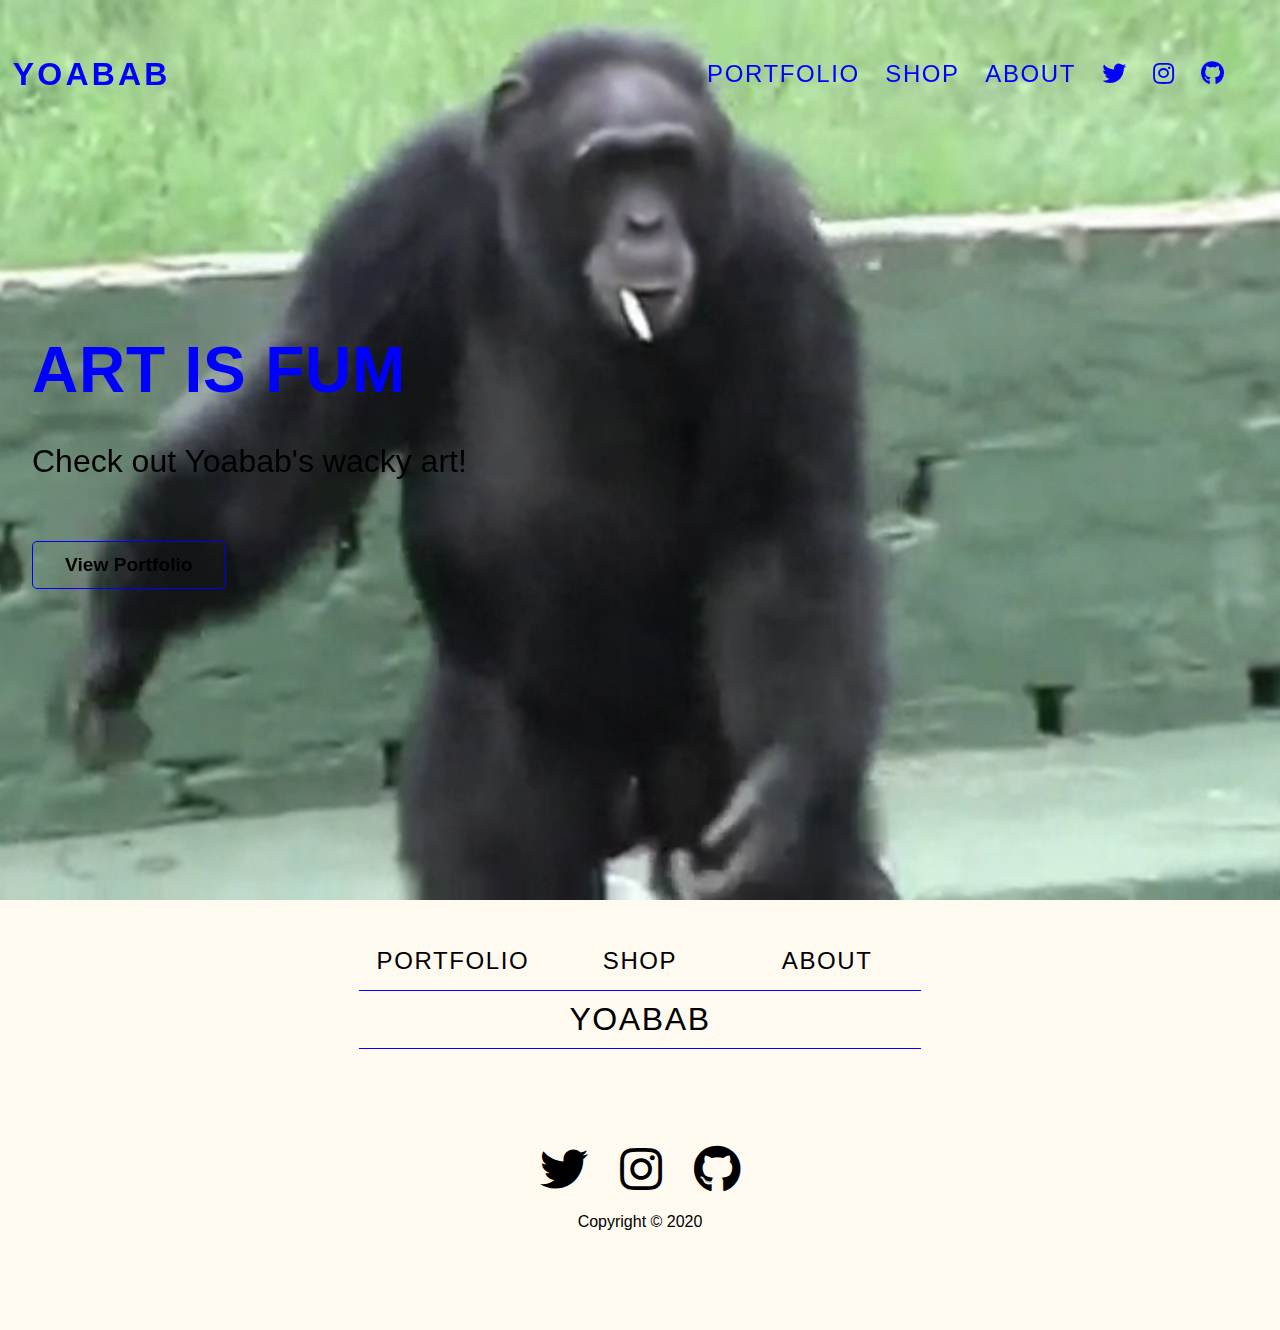
<file: index.html>
<!DOCTYPE html>
<html lang="en">
<head>
    <meta charset="UTF-8">
    <meta name="viewport" content="width=device-width, initial-scale=1.0">
    <link rel="stylesheet" href="css/styles.css">
    <link rel="stylesheet" href="css/glightbox.min.css">
    <link rel="stylesheet" href="css/all.min.css">
    <title>Yoabab Homepage</title>
</head>
<body class="hero-body">
    <header class="hero-box">
        <section class="hero-image-box">
<video src="video/chimpsmoke.webm" class="hero-video" autoplay muted loop>
        </section>

<nav class="nav-bar hero-nav">
    <h1 class="logo"><a href="index.html">Yoabab</a></h1>
    <ul class="nav-menu">
    <li class="nav-item"><a href="portfolio.html">Portfolio</a></li>
    <li class="nav-item"><a href="shop.html">Shop</a></li>
    <li class="nav-item"><a href="about">About</a></li>
    <li class="nav-item social-nav-item"><a href="https://twitter.com/abbadi_yousef" aria-label="Link to twitter"><i class="fab fa-twitter" aria-hidden="true"></i></a></li>
    <li class="nav-item social-nav-item"><a href="https://www.instagram.com/yoabab/" aria-label="Link to instagram"><i class="fab fa-instagram" aria-hidden="true"></i></a></li>
    <li class="nav-item social-nav-item"><a href="https://github.com/Yoabab-jpeg" aria-label="Link to github"><i class="fab fa-github" aria-hidden="true"></i></a></li>
    <li class="nav-item social-nav-item"><a href="https://yoabab.newgrounds.com/" aria-label="Link to newgrounds"><i class="fab fa-newgrounds" aria-hidden="true"></i></a></li>
</ul>

</nav>
<section class="hero-text-box">
    <h1 class="hero-heading">ART IS FUM</h1>
    <p class="hero-text">Check out Yoabab's wacky art!</p>
    <p><button class="hero-button">View Portfolio</button></p>
</section>

    </header>
    <footer>
        <nav class="nav-bar footer-nav">
            
            <ul class="nav-menu">
            <li class="nav-item"><a href="portfolio.html">Portfolio</a></li>
            <li class="nav-item"><a href="shop.html">Shop</a></li>
            <li class="nav-item"><a href="about">About</a></li>
            <li class="nav-item logo footer-logo"><a href="index.html">Yoabab</a></li>
            </ul>
            </nav>
            <section class="footer-social">
            <a href="https://twitter.com/abbadi_yousef" aria-label="Link to Twitter"><i class="fab fa-twitter fa-3x" aria-hidden="true"></i></a>
           <a href="https://www.instagram.com/yoabab/" aria-label="Link to Instagram"><i class="fab fa-instagram fa-3x" aria-hidden="true"></i></a>
            <a href="https://github.com/Yoabab-jpeg" aria-label="Link to Github"><i class="fab fa-github fa-3x" aria-hidden="true"></i></a>
            </section>
    <p class="footer-copyright">Copyright &copy; 2020</p>

    </footer>
</body>
</html>
</file>
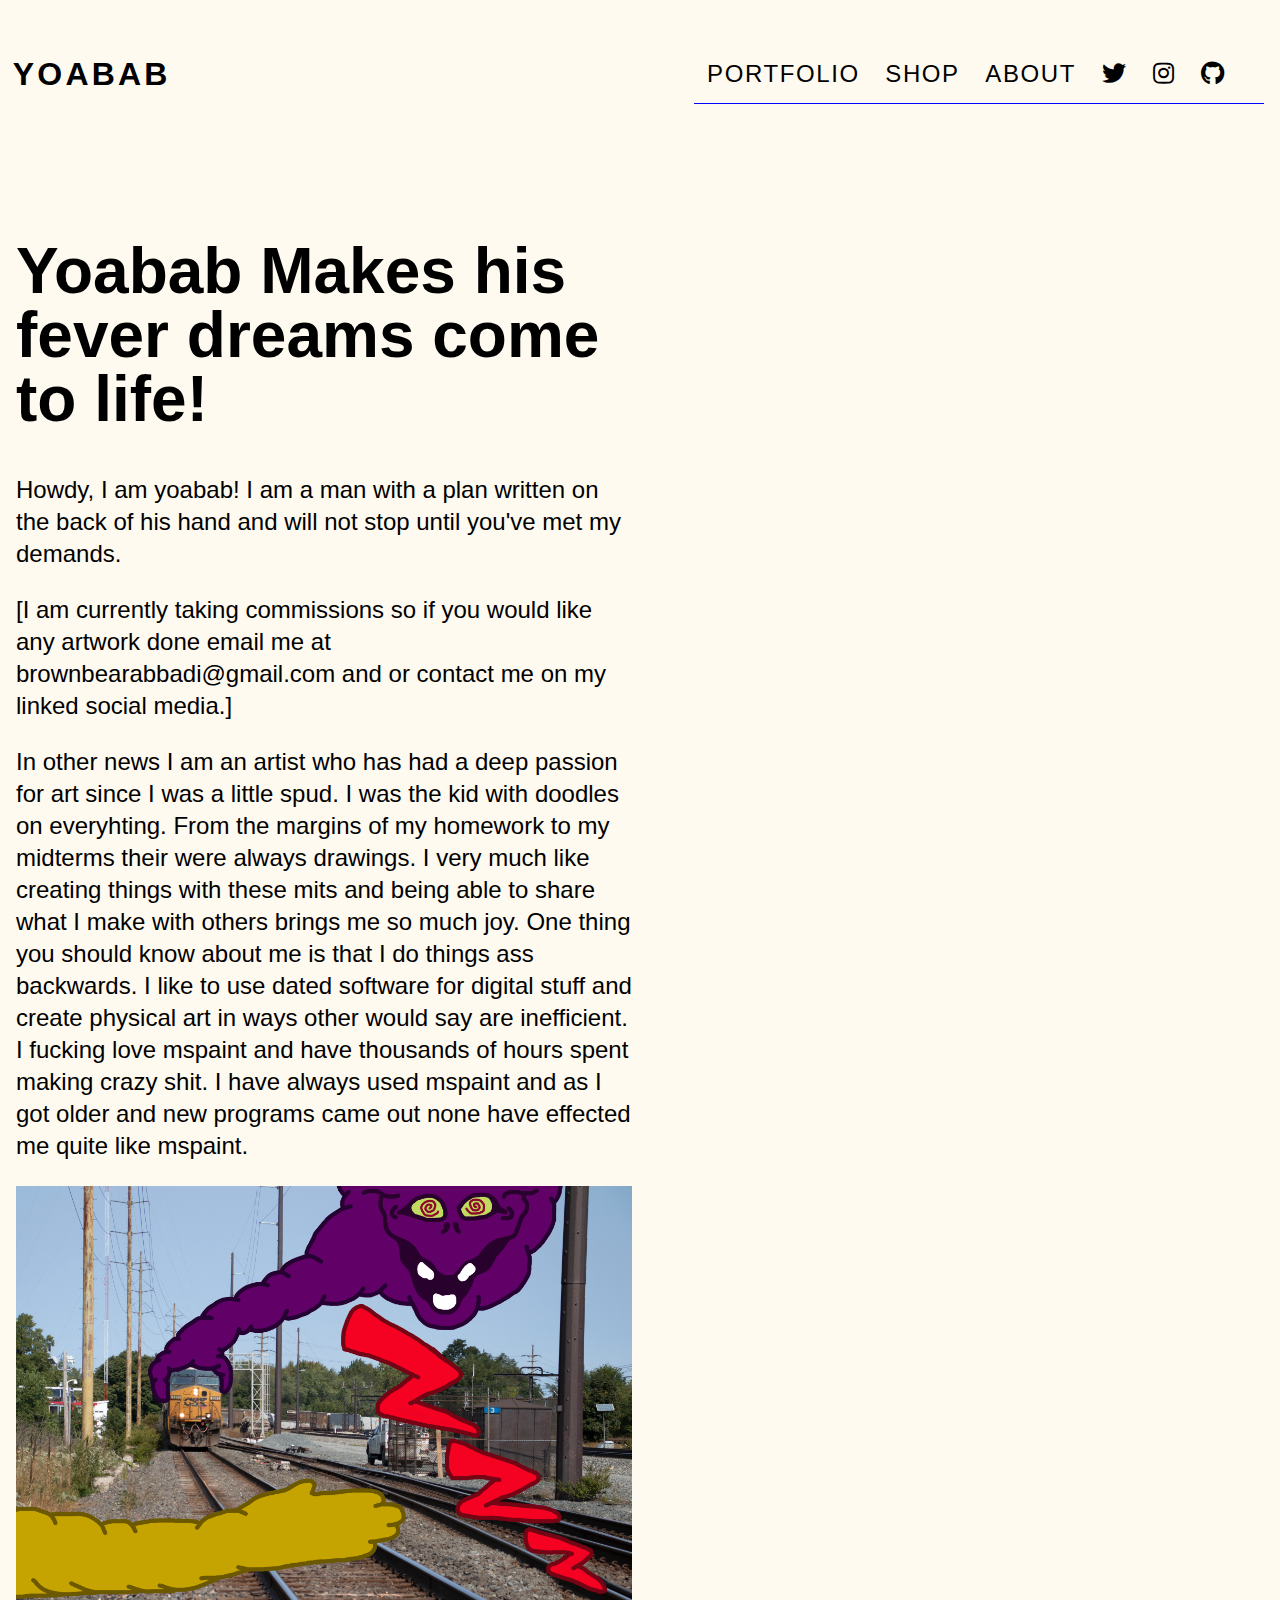
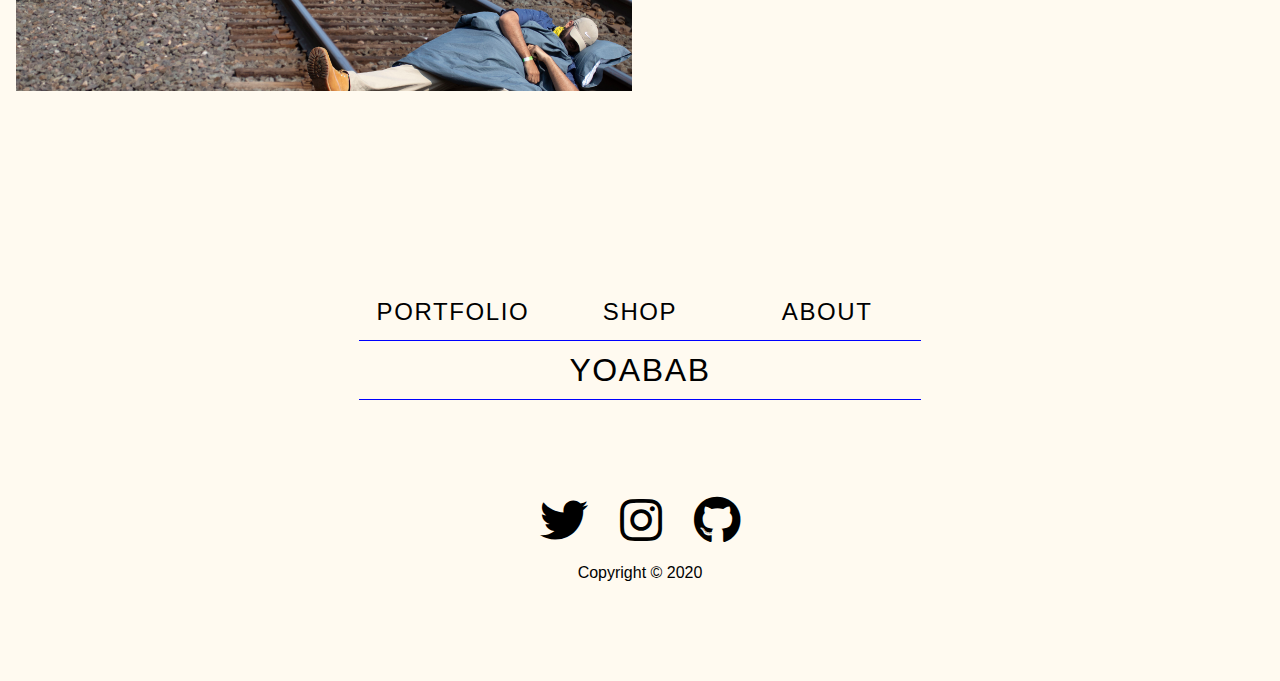
<file: about.html>
<!DOCTYPE html>
<html lang="en">
<head>
    <meta charset="UTF-8">
    <meta name="viewport" content="width=device-width, initial-scale=1.0">
    <link rel="stylesheet" href="css/styles.css">
    <link rel="stylesheet" href="css/glightbox.min.css">
    <link rel="stylesheet" href="css/all.min.css">
    <title>About Yoabab</title>
</head>
<body>
<header>

<nav class="nav-bar">
    <h1 class="logo"><a href="index.html">Yoabab</a></h1>
    <ul class="nav-menu">
    <li class="nav-item"><a href="portfolio.html">Portfolio</a></li>
    <li class="nav-item"><a href="shop.html">Shop</a></li>
    <li class="nav-item"><a href="about">About</a></li>
    <li class="nav-item social-nav-item"><a href="https://twitter.com/abbadi_yousef" aria-label="Link to twitter"><i class="fab fa-twitter" aria-hidden="true"></i></a></li>
    <li class="nav-item social-nav-item"><a href="https://www.instagram.com/yoabab/" aria-label="Link to instagram"><i class="fab fa-instagram" aria-hidden="true"></i></a></li>
    <li class="nav-item social-nav-item"><a href="https://github.com/Yoabab-jpeg" aria-label="Link to github"><i class="fab fa-github" aria-hidden="true"></i></a></li>
    <li class="nav-item social-nav-item"><a href="https://yoabab.newgrounds.com/" aria-label="Link to newgrounds"><i class="fab fa-newgrounds" aria-hidden="true"></i></a></li>
</ul>

</nav>


</header>
<main class="about-page">
    <section class="about-text">
        <h1>Yoabab Makes his fever dreams come to life!</h1>
        <p> Howdy, I am yoabab! I am a man with a plan written on the back of his hand and will not stop until you've met my demands. 
            <p>[I am currently taking commissions so if you would like any artwork done email me at brownbearabbadi@gmail.com and or contact me on my linked social media.]</p>

        </p>
        <p> In other news I am an artist who has had a deep passion for art since I was a little spud. I was the kid with doodles on everyhting. From the margins of my homework to my midterms their were always drawings. I very much like creating things with these mits and being able to share what I make with others brings me so much joy. One thing you should know about me is that I do things ass backwards. I like to use dated software for digital stuff and create physical art in ways other would say are inefficient. I fucking love mspaint and have thousands of hours spent making crazy shit. I have always used mspaint and as I got older and new programs came out none have effected me quite like mspaint. 

        </p>
        <section class="about-image">
            <img src="img/sleeptight.jpg" alt="Me sleeping on train tracks">
        </section>
    </section>
</main>
    <footer>
        <nav class="nav-bar footer-nav">
            
            <ul class="nav-menu">
            <li class="nav-item"><a href="portfolio.html">Portfolio</a></li>
            <li class="nav-item"><a href="shop.html">Shop</a></li>
            <li class="nav-item"><a href="about">About</a></li>
            <li class="nav-item logo footer-logo"><a href="index.html">Yoabab</a></li>
            </ul>
            </nav>
            <section class="footer-social">
            <a href="https://twitter.com/abbadi_yousef" aria-label="Link to Twitter"><i class="fab fa-twitter fa-3x" aria-hidden="true"></i></a>
           <a href="https://www.instagram.com/yoabab/" aria-label="Link to Instagram"><i class="fab fa-instagram fa-3x" aria-hidden="true"></i></a>
            <a href="https://github.com/Yoabab-jpeg" aria-label="Link to Github"><i class="fab fa-github fa-3x" aria-hidden="true"></i></a>
            </section>
    <p class="footer-copyright">Copyright &copy; 2020</p>

    </footer>
</body>
</html>
</file>
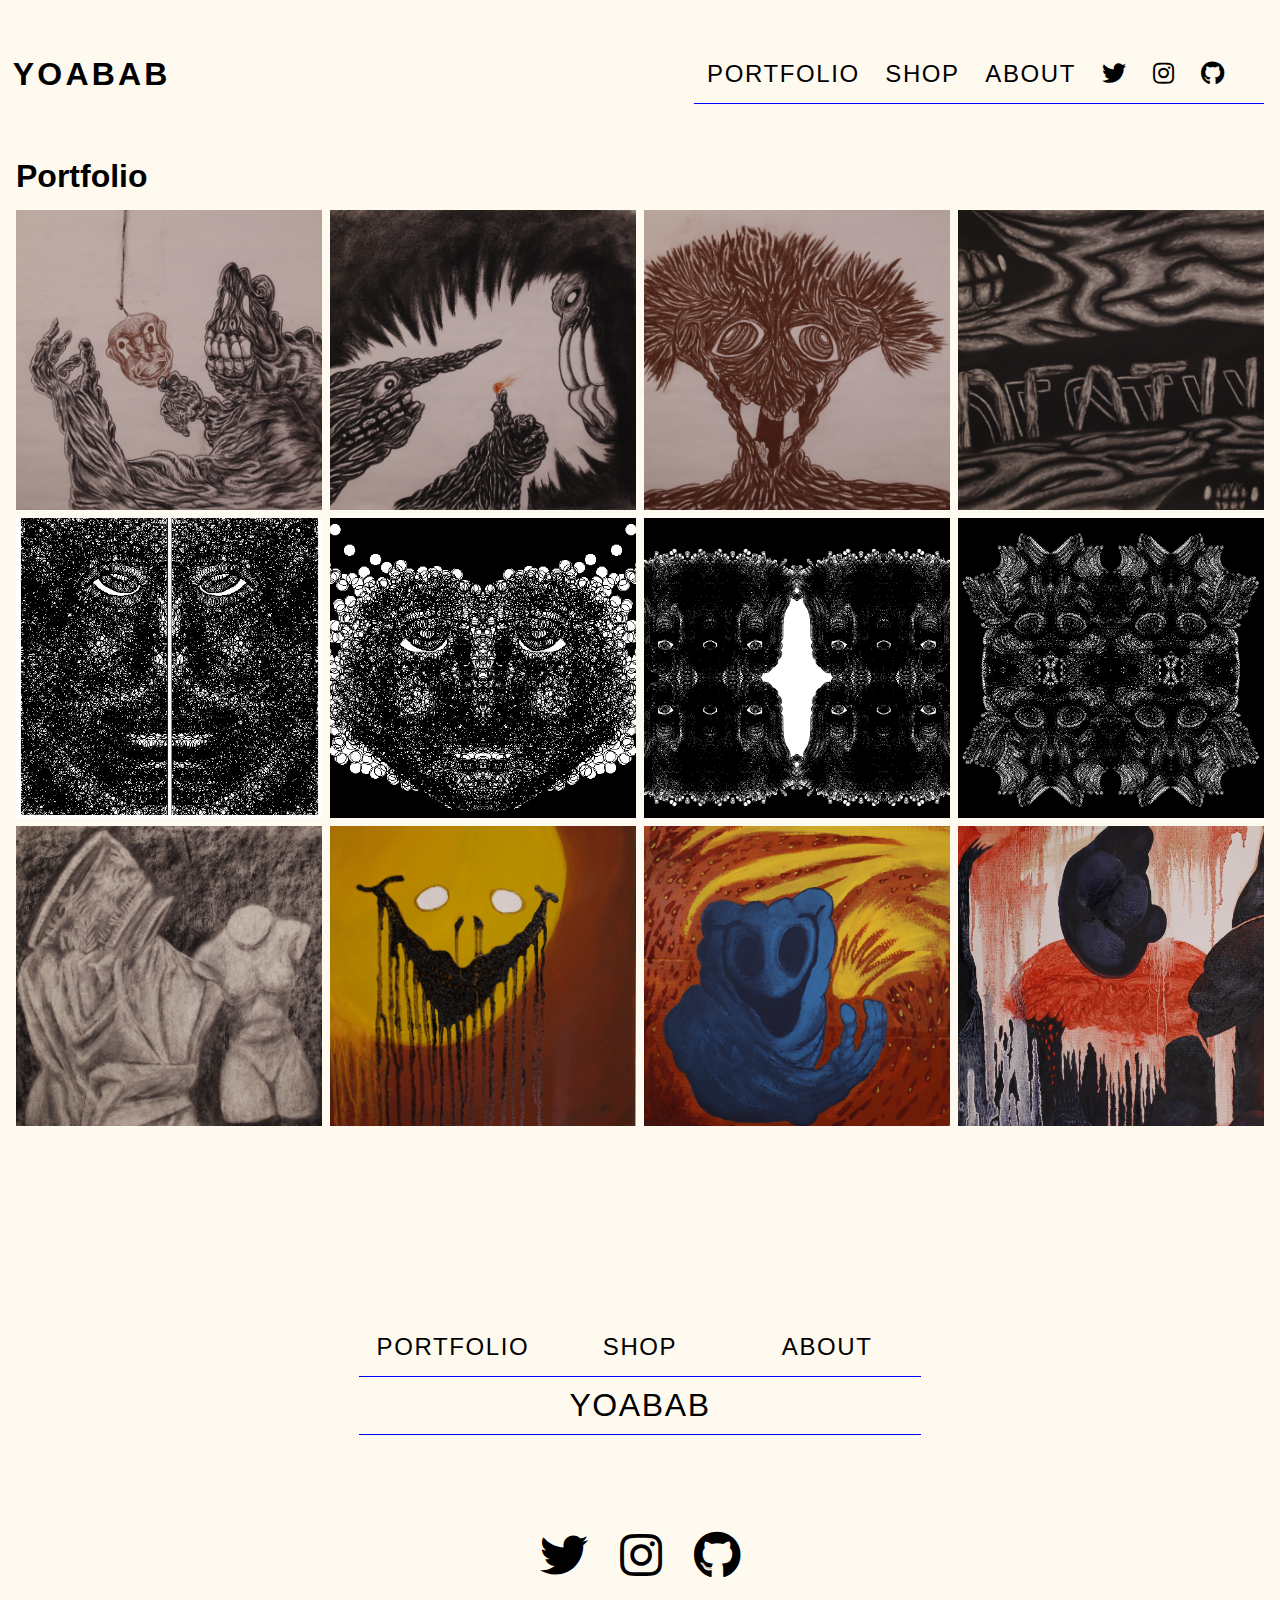
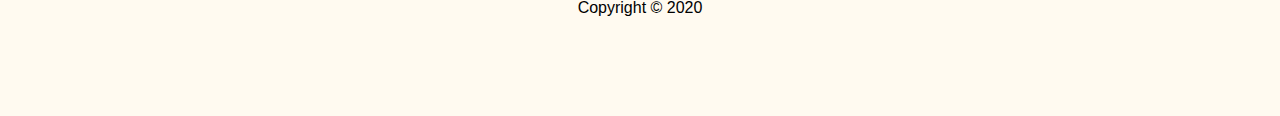
<file: portfolio.html>
<!DOCTYPE html>
<html lang="en">
<head>
    <meta charset="UTF-8">
    <meta name="viewport" content="width=device-width, initial-scale=1.0">
    <link rel="stylesheet" href="css/styles.css">
    <link rel="stylesheet" href="css/glightbox.min.css">
    <link rel="stylesheet" href="css/all.min.css">
    <title>Yoabab's Portfolio</title>
</head>
<body>
<header>

<nav class="nav-bar">
    <h1 class="logo"><a href="index.html">Yoabab</a></h1>
    <ul class="nav-menu">
    <li class="nav-item"><a href="portfolio.html">Portfolio</a></li>
    <li class="nav-item"><a href="shop.html">Shop</a></li>
    <li class="nav-item"><a href="about">About</a></li>
    <li class="nav-item social-nav-item"><a href="https://twitter.com/abbadi_yousef" aria-label="Link to twitter"><i class="fab fa-twitter" aria-hidden="true"></i></a></li>
    <li class="nav-item social-nav-item"><a href="https://www.instagram.com/yoabab/" aria-label="Link to instagram"><i class="fab fa-instagram" aria-hidden="true"></i></a></li>
    <li class="nav-item social-nav-item"><a href="https://github.com/Yoabab-jpeg" aria-label="Link to github"><i class="fab fa-github" aria-hidden="true"></i></a></li>
    <li class="nav-item social-nav-item"><a href="https://yoabab.newgrounds.com/" aria-label="Link to newgrounds"><i class="fab fa-newgrounds" aria-hidden="true"></i></a></li>
</ul>

</nav>


</header>
<main class="gallery-page">
    <h1>Portfolio</h1>
    <section class="portfolio-gallery">
        <div class="gallery-item">
            <a href="img/Charcoal Apple.JPG" class="glightbox"><img src="img/Charcoal Apple.JPG" alt="A small puppy playing with a bone -by Yoabab" title="HOLD" class="gallery-img"></a>
        </div>
        <div class="gallery-item">
            <a href="img/Charcoal match.JPG" class="glightbox"><img src="img/Charcoal match.JPG" alt="A plate of blueberry muffins -by Yoabab" title="BOO-by Yoabab" class="gallery-img"></a>
        </div>
        <div class="gallery-item">
            <a href="img/Charcoal tree.JPG" class="glightbox"><img src="img/Charcoal tree.JPG" alt="Santa on a snowy roof top -by Yoabab" title="ROOT-by Yoabab" class="gallery-img"></a>
        </div>
        <div class="gallery-item">
            <a href="img/Charcoal word death.JPG" class="glightbox"><img src="img/Charcoal word death.JPG" alt="A small child playing his gameboy -by Yoabab" title="DEATH-by Yoabab" class="gallery-img"></a>
        </div>
        <div class="gallery-item">
            <a href="img/mspaintisgoodsplit.png" class="glightbox"><img src="img/mspaintisgoodsplit.png" alt="A large pizza pie -by Yoabab" title="STARE-by Yoabab" class="gallery-img"></a>
        </div>

        <div class="gallery-item">
            <a href="img/mspaintisgoodface.png" class="glightbox"><img src="img/mspaintisgoodface.png" alt="A toad with a grumpy face -by Yoabab" title="FACE-by Yoabab" class="gallery-img"></a>
        </div>
        <div class="gallery-item">
            <a href="img/mspaintisgoodLOOK.png" class="glightbox"><img src="img/mspaintisgoodLOOK.png" alt="A female doctor -by Yoabab" title="LIGHT-by Yoabab" class="gallery-img"></a>
        </div>
        <div class="gallery-item">
            <a href="img/mspaintisgoodskull.png" class="glightbox"><img src="img/mspaintisgoodskull.png" alt="An old man sleeping on the bus -by Yoabab" title="SKULL-by Yoabab" class="gallery-img"></a>
        </div>
        <div class="gallery-item">
            <a href="img/Charcoal Observational.JPG" class="glightbox"><img src="img/Charcoal Observational.JPG" alt="An empty Burger King parking lot -by Yoabab" title="OBSERVE-by Yoabab" class="gallery-img"></a>
        </div>

        <div class="gallery-item">
            <a href="img/Painting of the sun.JPG" class="glightbox"><img src="img/Painting of the sun.JPG" alt="A large stack of money -by Yoabab" title="BLIND-by Yoabab" class="gallery-img"></a>
        </div>
        <div class="gallery-item">
            <a href="img/Painting of blue man.JPG" class="glightbox"><img src="img/Painting of blue man.JPG" alt="Hello Jason Hello Wilson Hello Joe -by Yoabab" title="BURN-by Yoabab" class="gallery-img"></a>
        </div>
        <div class="gallery-item">
            <a href="img/painting BLUR.JPG" class="glightbox"><img src="img/painting BLUR.JPG" alt="Thank you Jimmy for being a cool professor -by Yoabab" title="BLUR-by Yoabab" class="gallery-img"></a>
        </div>
    </section>
</main>
    <footer>
        <nav class="nav-bar footer-nav">
            
            <ul class="nav-menu">
            <li class="nav-item"><a href="portfolio.html">Portfolio</a></li>
            <li class="nav-item"><a href="shop.html">Shop</a></li>
            <li class="nav-item"><a href="about">About</a></li>
            <li class="nav-item logo footer-logo"><a href="index.html">Yoabab</a></li>
            </ul>
            </nav>
            <section class="footer-social">
            <a href="https://twitter.com/abbadi_yousef" aria-label="Link to Twitter"><i class="fab fa-twitter fa-3x" aria-hidden="true"></i></a>
           <a href="https://www.instagram.com/yoabab/" aria-label="Link to Instagram"><i class="fab fa-instagram fa-3x" aria-hidden="true"></i></a>
            <a href="https://github.com/Yoabab-jpeg" aria-label="Link to Github"><i class="fab fa-github fa-3x" aria-hidden="true"></i></a>
            </section>
    <p class="footer-copyright">Copyright &copy; 2020</p>

    </footer>
</body>
</html>
</file>
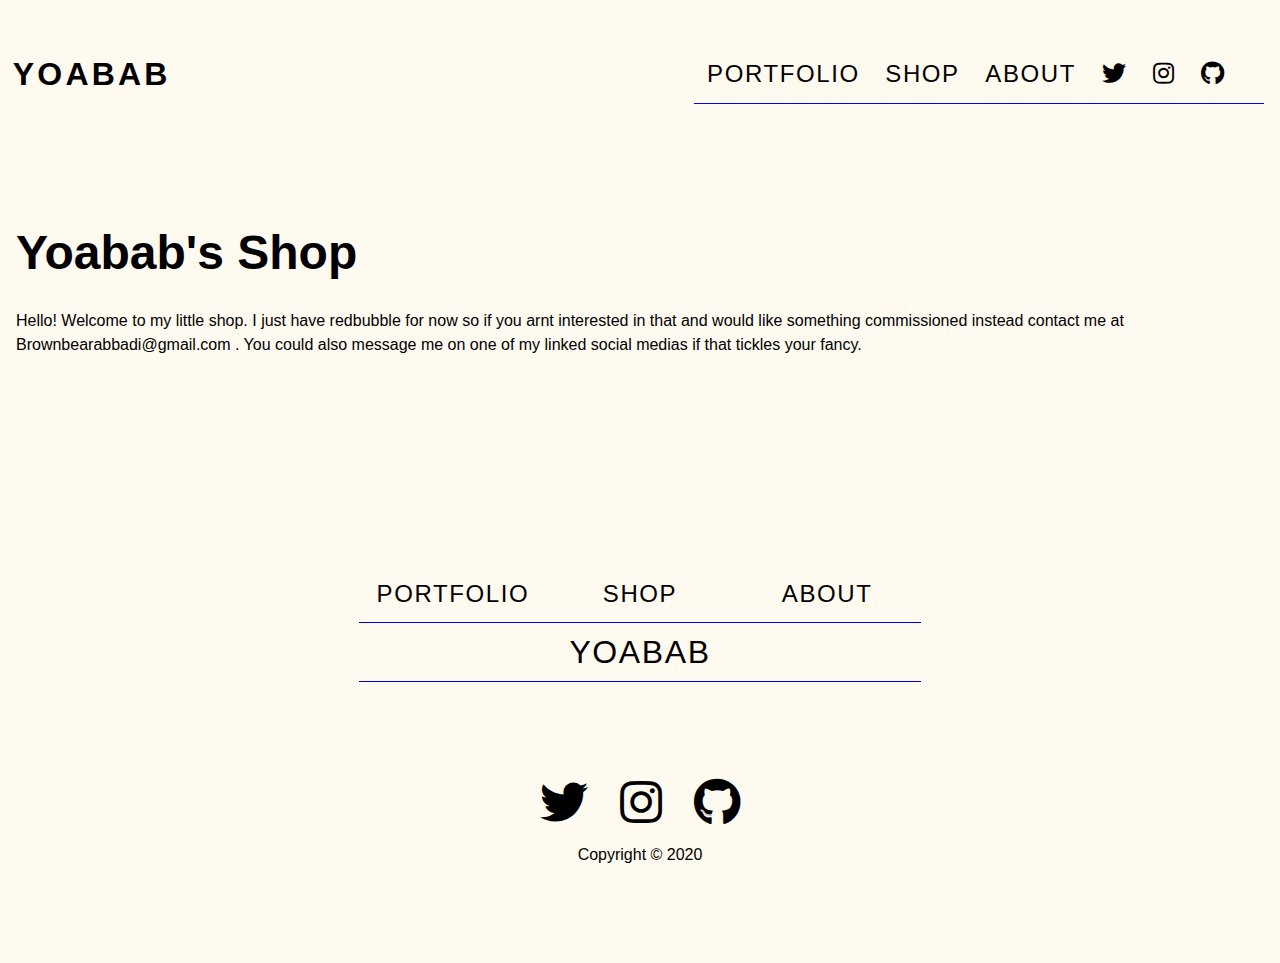
<file: shop.html>
<!DOCTYPE html>
<html lang="en">
<head>
    <meta charset="UTF-8">
    <meta name="viewport" content="width=device-width, initial-scale=1.0">
    <link rel="stylesheet" href="css/styles.css">
    <link rel="stylesheet" href="css/glightbox.min.css">
    <link rel="stylesheet" href="css/all.min.css">
    <title>Yoabab Homepage</title>
</head>
<body>
<header>

<nav class="nav-bar">
    <h1 class="logo"><a href="index.html">Yoabab</a></h1>
    <ul class="nav-menu">
    <li class="nav-item"><a href="portfolio.html">Portfolio</a></li>
    <li class="nav-item"><a href="shop.html">Shop</a></li>
    <li class="nav-item"><a href="about">About</a></li>
    <li class="nav-item social-nav-item"><a href="https://twitter.com/abbadi_yousef" aria-label="Link to twitter"><i class="fab fa-twitter" aria-hidden="true"></i></a></li>
    <li class="nav-item social-nav-item"><a href="https://www.instagram.com/yoabab/" aria-label="Link to instagram"><i class="fab fa-instagram" aria-hidden="true"></i></a></li>
    <li class="nav-item social-nav-item"><a href="https://github.com/Yoabab-jpeg" aria-label="Link to github"><i class="fab fa-github" aria-hidden="true"></i></a></li>
    <li class="nav-item social-nav-item"><a href="https://yoabab.newgrounds.com/" aria-label="Link to newgrounds"><i class="fab fa-newgrounds" aria-hidden="true"></i></a></li>
</ul>

</nav>


</header>
<main class="shop-page">
    <secion class="text-box">
        <h1>Yoabab's Shop</h1>
        <p> Hello! Welcome to my little shop. 
            I just have redbubble for now so if you arnt interested in that and would like something commissioned instead contact me at Brownbearabbadi@gmail.com . You could also message me on one of my linked social medias if that tickles your fancy. </p>
    </secion>
    <section class="shop-box">
        <script type="text/javascript" src="https://www.redbubble.com/assets/external_portfolio.js"></script>
<script id="rb-xzfcxvzx" type="text/javascript">new RBExternalPortfolio('www.redbubble.com', 'yoabab', 3,4).renderIframe();</script>
    </section>
</main>
    <footer>
        <nav class="nav-bar footer-nav">
            
            <ul class="nav-menu">
            <li class="nav-item"><a href="portfolio.html">Portfolio</a></li>
            <li class="nav-item"><a href="shop.html">Shop</a></li>
            <li class="nav-item"><a href="about">About</a></li>
            <li class="nav-item logo footer-logo"><a href="index.html">Yoabab</a></li>
            </ul>
            </nav>
            <section class="footer-social">
            <a href="https://twitter.com/abbadi_yousef" aria-label="Link to Twitter"><i class="fab fa-twitter fa-3x" aria-hidden="true"></i></a>
           <a href="https://www.instagram.com/yoabab/" aria-label="Link to Instagram"><i class="fab fa-instagram fa-3x" aria-hidden="true"></i></a>
            <a href="https://github.com/Yoabab-jpeg" aria-label="Link to Github"><i class="fab fa-github fa-3x" aria-hidden="true"></i></a>
            </section>
    <p class="footer-copyright">Copyright &copy; 2020</p>

    </footer>
</body>
</html>
</file>
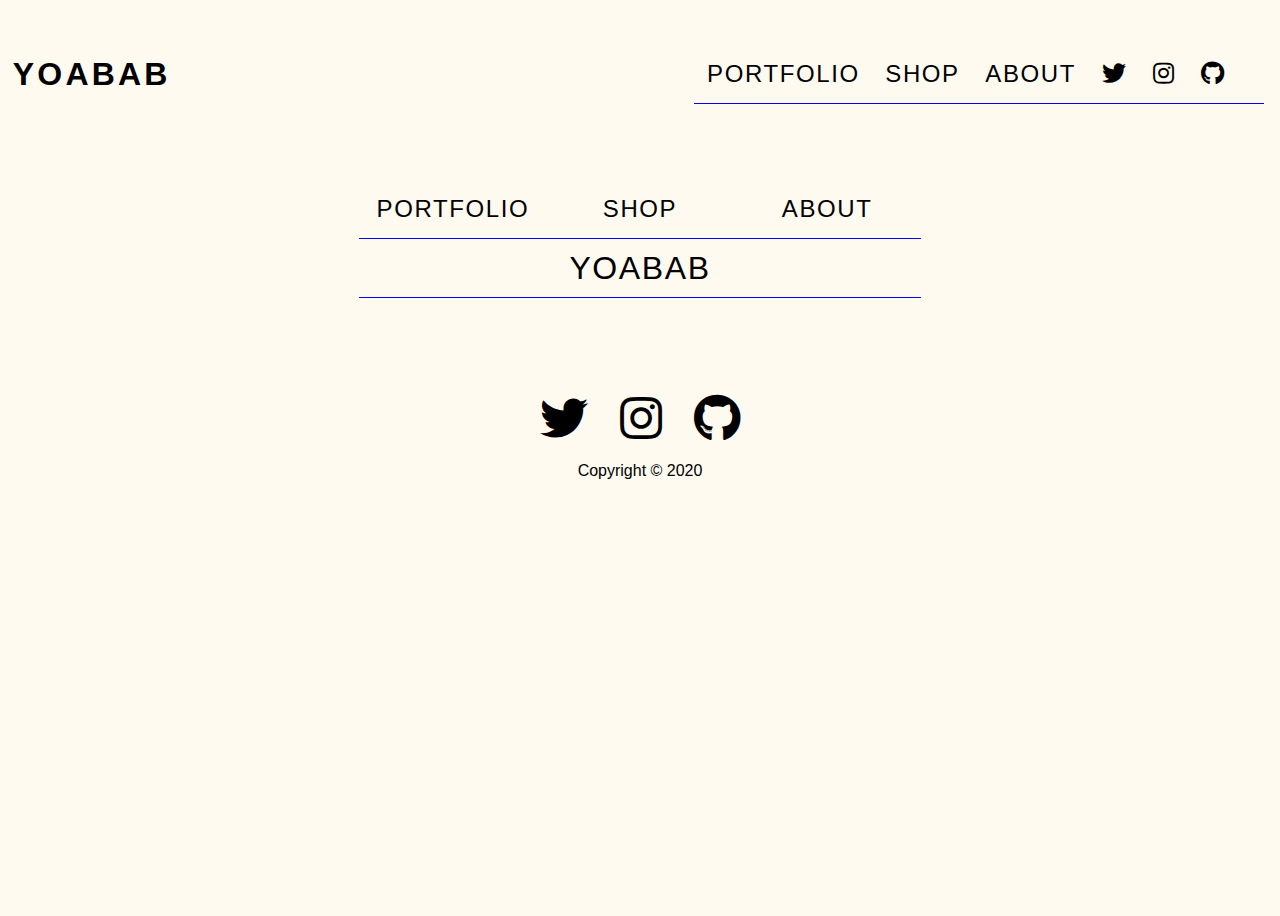
<file: template.html>
<!DOCTYPE html>
<html lang="en">
<head>
    <meta charset="UTF-8">
    <meta name="viewport" content="width=device-width, initial-scale=1.0">
    <link rel="stylesheet" href="css/styles.css">
    <link rel="stylesheet" href="css/glightbox.min.css">
    <link rel="stylesheet" href="css/all.min.css">
    <title>Yoabab Homepage</title>
</head>
<body>
<header>

<nav class="nav-bar">
    <h1 class="logo"><a href="index.html">Yoabab</a></h1>
    <ul class="nav-menu">
    <li class="nav-item"><a href="portfolio.html">Portfolio</a></li>
    <li class="nav-item"><a href="shop.html">Shop</a></li>
    <li class="nav-item"><a href="about">About</a></li>
    <li class="nav-item social-nav-item"><a href="https://twitter.com/abbadi_yousef" aria-label="Link to twitter"><i class="fab fa-twitter" aria-hidden="true"></i></a></li>
    <li class="nav-item social-nav-item"><a href="https://www.instagram.com/yoabab/" aria-label="Link to instagram"><i class="fab fa-instagram" aria-hidden="true"></i></a></li>
    <li class="nav-item social-nav-item"><a href="https://github.com/Yoabab-jpeg" aria-label="Link to github"><i class="fab fa-github" aria-hidden="true"></i></a></li>
    <li class="nav-item social-nav-item"><a href="https://yoabab.newgrounds.com/" aria-label="Link to newgrounds"><i class="fab fa-newgrounds" aria-hidden="true"></i></a></li>
</ul>

</nav>


</header>
    <footer>
        <nav class="nav-bar footer-nav">
            
            <ul class="nav-menu">
            <li class="nav-item"><a href="portfolio.html">Portfolio</a></li>
            <li class="nav-item"><a href="shop.html">Shop</a></li>
            <li class="nav-item"><a href="about">About</a></li>
            <li class="nav-item logo footer-logo"><a href="index.html">Yoabab</a></li>
            </ul>
            </nav>
            <section class="footer-social">
            <a href="https://twitter.com/abbadi_yousef" aria-label="Link to Twitter"><i class="fab fa-twitter fa-3x" aria-hidden="true"></i></a>
           <a href="https://www.instagram.com/yoabab/" aria-label="Link to Instagram"><i class="fab fa-instagram fa-3x" aria-hidden="true"></i></a>
            <a href="https://github.com/Yoabab-jpeg" aria-label="Link to Github"><i class="fab fa-github fa-3x" aria-hidden="true"></i></a>
            </section>
    <p class="footer-copyright">Copyright &copy; 2020</p>

    </footer>
</body>
</html>
</file>
<file: css/styles.css>
/* basic styles */

html {
  font-size: 100%;
  line-height: 1.5rem;
  box-sizing: border-box;
  font-family: Arial, Helvetica, sans-serif;
  height: 100%;
}

body {
  margin: 0 auto;
  padding: 0;
  min-height: 100%;
  background-color: floralwhite;
}

*,
* ::before,
*::after {
  box-sizing: inherit;
}

img,
video {
  width: 100%;
  height: auto;
  display: block;
}

/* begin Header navbar styles */

.nav-bar {
  display: flex;
  flex-wrap: wrap;
  justify-content: center;
  align-items: center;
  line-height: 1rem;
  overflow: hidden;
  background-color: floralwhite;
}

.logo,
.nav-bar {
  text-transform: uppercase;
}
.logo .nav-item {
  white-space: nowrap;
}

.nav-menu {
  list-style: none;
  display: flex;
  flex-wrap: wrap;
  justify-content: space-evenly;
  align-items: center;
  padding: 0;
  margin: 0;
  font-size: 1.5rem;
  line-height: 2rem;
}

.nav-item {
  flex: 1 0 33, 3%;
  text-align: center;
}
.social-nav-item {
  flex: 1 1 10%;
}

.logo a,
.nav-menu a {
  display: block;
  text-decoration: none;
  letter-spacing: 0.2rem;
  padding: 0.8rem;
  color: black;
}

.logo a {
  font-weight: 700;
  font-size: 2rem;
}
.nav-menu a {
  font-weight: 400;
  letter-spacing: 0.1rem;
  border-bottom: 1px solid blue;
  transition: all ease 0.1s;
}
.nav-menu a:hover {
  border-bottom: 1px solid black;
}

/* hero header navbar changes */

.hero-nav {
  background: none;
  grid-column: 1/-1;
  grid-row: 1/-1;
  background: none;
  align-content: top;
  z-index: 10;
}
.hero-nav .logo a,
.hero-nav .nav-menu a {
  color: blue;
}
.hero-nav .nav-menu a:hover {
  border-bottom: 1px solid blue;
}

.hero-nav .nav-menu a {
  border-bottom: 1px solid rgba(0, 0, 0, 0);
}

/* homepage hero*/

.hero-box {
  display: grid;
  grid-template-columns: 1fr;
  grid-template-rows: 1fr;
  grid-gap: 0;
  align-content: center;
  justify-content: center;
  align-items: start;
  height: 100%;
}
.hero-image-box {
  height: 100vh;
  max-width: 100%;
  display: grid;
  grid-column: 1 / -1;
  grid-row: 1 / -1;
}
.hero-image-box::after {
  content: 0;
  background-color: rgba(0, 0, 0, 0.6);
  height: 100%;
  width: 100%;
  position: absolute;
  top: 0;
  left: 0;
}
.hero-img,
.hero-video {
  width: 100%;
  height: 100%;
  object-fit: cover;
}
.hero-video {
  background-color: black;
  background-image: url(../);
  background-repeat: no-repeat;
  background-size: cover;
  background-position: center;
}
.hero-text-box {
  grid-row: 1 / -1;
  grid-column: 1 / -1;
  align-self: center;
  padding: 1rem;
  z-index: 10;
  text-align: left;
}
.hero-heading {
  font-size: 1.5rem;
  letter-spacing: 0.05rem;
  font-weight: bold;
  text-transform: uppercase;
  color: blue;
}
.hero-button {
  display: inline-block;
  padding: 0.75rem 2rem;
  background: none;
  color: black;
  font-size: 1.2rem;
  font-weight: bold;
  border: 1px solid blue;
  border-radius: 5px;
  margin-top: 2rem;
}
.hero-button:hover {
  transform: scale(2);
  background-color: red;
  border: 10px dotted green;
}
.hero-button:active {
  background: rgba(0, 0, 0, 0.3);
}
/* About Page Css*/
.about-page {
  padding: 2rem 1rem 10rem 1rem;
  display: grid;
  grid-template-columns: 1fr;
  height: 100%;
}
.about-text {
  margin: 0 auto;
}
.about-text h1 {
  font-size: 2rem;
  line-height: 2rem;
}
.about-image img {
  height: 100%;
  object-fit: cover;
}
.about-social {
  display: flex;
  justify-content: start;
}
.about-social a {
  color: black;
  padding: 1rem 0 0 1rem;
}

/* Begin Grid Gallery */
.gallery-page {
  padding: 0 1rem 10rem 1rem;
}
.portfolio-gallery {
  display: grid;
  grid-template-columns: repeat(auto-fit, minmax(300px, 1fr));
  grid-gap: 0.5rem;
  grid-auto-rows: 300px;
}
.gallery-itemv {
  height: 100%;
  width: 100%;
  overflow: hidden;
}
.gallery-img {
  height: 100%;
  object-fit: cover;
  transition: 0.5s ease-in-out;
}
.gallery-img:hover {
  transform: scale(1.1);
}
.gallery-span {
  grid-template-columns: 1fr;
  grid-auto-flow: dense;
}
.w-1,
.w-2,
.w-3,
.w-4,
.w-5,
.w-6 {
  grid-column: span 1;
}
.h-1,
.h-2,
.h-3,
.h-4,
.h-5,
.h-6 {
  grid-row: span 1;
}
/* styles for embedded shop page */
.shop-page {
  padding: 2rem 1rem 10rem 1rem;
}
.shop-page h1 {
  font-size: 3rem;
  line-height: 3rem;
}
.shop-page .text-box {
  max-width: 80ch;
  margin: 0 auto;
}
/* this needs numbers from shop page     sometimes hard reload and delete cache if not seeing changes*/
.shop-box {
  width: 266px;
  margin: 0 auto; /*12 items tall */
}
.shop-box iframe {
  width: 100%;
  height: 1274px; /* for 12 items tall change height to 2749px */
}
@media (min-width: 506px) {
  .shop-box {
    width: 506px;
  }
  .shop-box iframe {
    height: 1417px; /*6 items tall*/
  }
}
@media (min-width: 746px) {
  .shop-box {
    width: 746px;
  }
  .shop-box iframe {
    height: 973; /* 4 items tall */
  }
}
@media (min-width: 986px) {
  .shop-box {
    width: 986px;
  }
  .shop-box iframe {
    height: 751px; /* 3 items tall*/
  }
}
@media (min-width: 1226px) {
  .shop-box {
    width: 1226px;
  }
}
/* footer nav exstra styles */
.footer-logo {
  white-space: nowrap;
}
.footer-social {
  display: flex;
  justify-content: center;
  padding-top: 3rem;
}
.footer-social a {
  color: black;
  padding: 0 1rem;
}

.footer-copyright {
  text-align: center;
  padding-bottom: 6rem;
}
/* ADD MEDIA QUERIES FOR LARGE SCREEN*/

@media (min-width: 600px) {
  .nav-bar {
    line-height: 1.5rem;
  }
  .nav-menu {
    padding: 0 1rem;
  }
  .nav-item {
    flex: 1 1;
  }
  .hero-nav {
    padding-bottom: 1rem;
  }
  .hero-heading {
    font-size: 4rem;
    line-height: 4rem;
  }
  .hero-text-box {
    padding: 2rem;
  }
  .hero-text {
    font-size: 2rem;
    line-height: 2rem;
  }
  .about-page {
    grid-template-columns: 1fr 1fr;
    grid-gap: 1rem;
  }
  .about-text h1 {
    font-size: 3rem;
    line-height: 3rem;
  }
  .about-text p {
    font-size: 1.1rem;
    line-height: 1.5rem;
  }
  /* grid colum and row spans for wider screens */
  .w-1 {
    grid-column: span 1;
  }
  .w-2 {
    grid-column: span 2;
  }
  .w-3 {
    grid-column: span 3;
  }
  .w-4 {
    grid-column: span 4;
  }
  .w-5 {
    grid-column: span 5;
  }
  .w-6 {
    grid-column: span 6;
  }
  .h-1 {
    grid-row: span 1;
  }
  .h-2 {
    grid-row: span 2;
  }
  .h-3 {
    grid-row: span 3;
  }
  .h-4 {
    grid-row: span 4;
  }
  .h-5 {
    grid-row: span 5;
  }
  .h-6 {
    grid-row: span 6;
  }
  .gallery-span {
    grid-template-columns: repeat(6, 1fr);
  }

  .footer-nav {
    padding-top: 2rem;
  }
  .footer-logo {
    flex-basis: 100%;
  }
}
@media (min-width: 920px) {
  body {
    max-width: 1400px;
  }
  .hero-body {
    max-width: unset;
  }
  .nav-bar {
    justify-content: space-between;
    padding: 1rem 0;
    margin: 1rem auto 2rem auto;
    line-height: 1rem;
  }
  .nav-menu {
    width: auto;
    justify-self: end;
  }
  .hero-nav {
    width: 100%;
  }
  .about-text h1 {
    font-size: 4rem;
    line-height: 4rem;
  }
  .about-text p {
    font-size: 1.5rem;
    line-height: 2rem;
  }
  .footer-nav {
    justify-content: space-evenly;
  }
}
</file>
